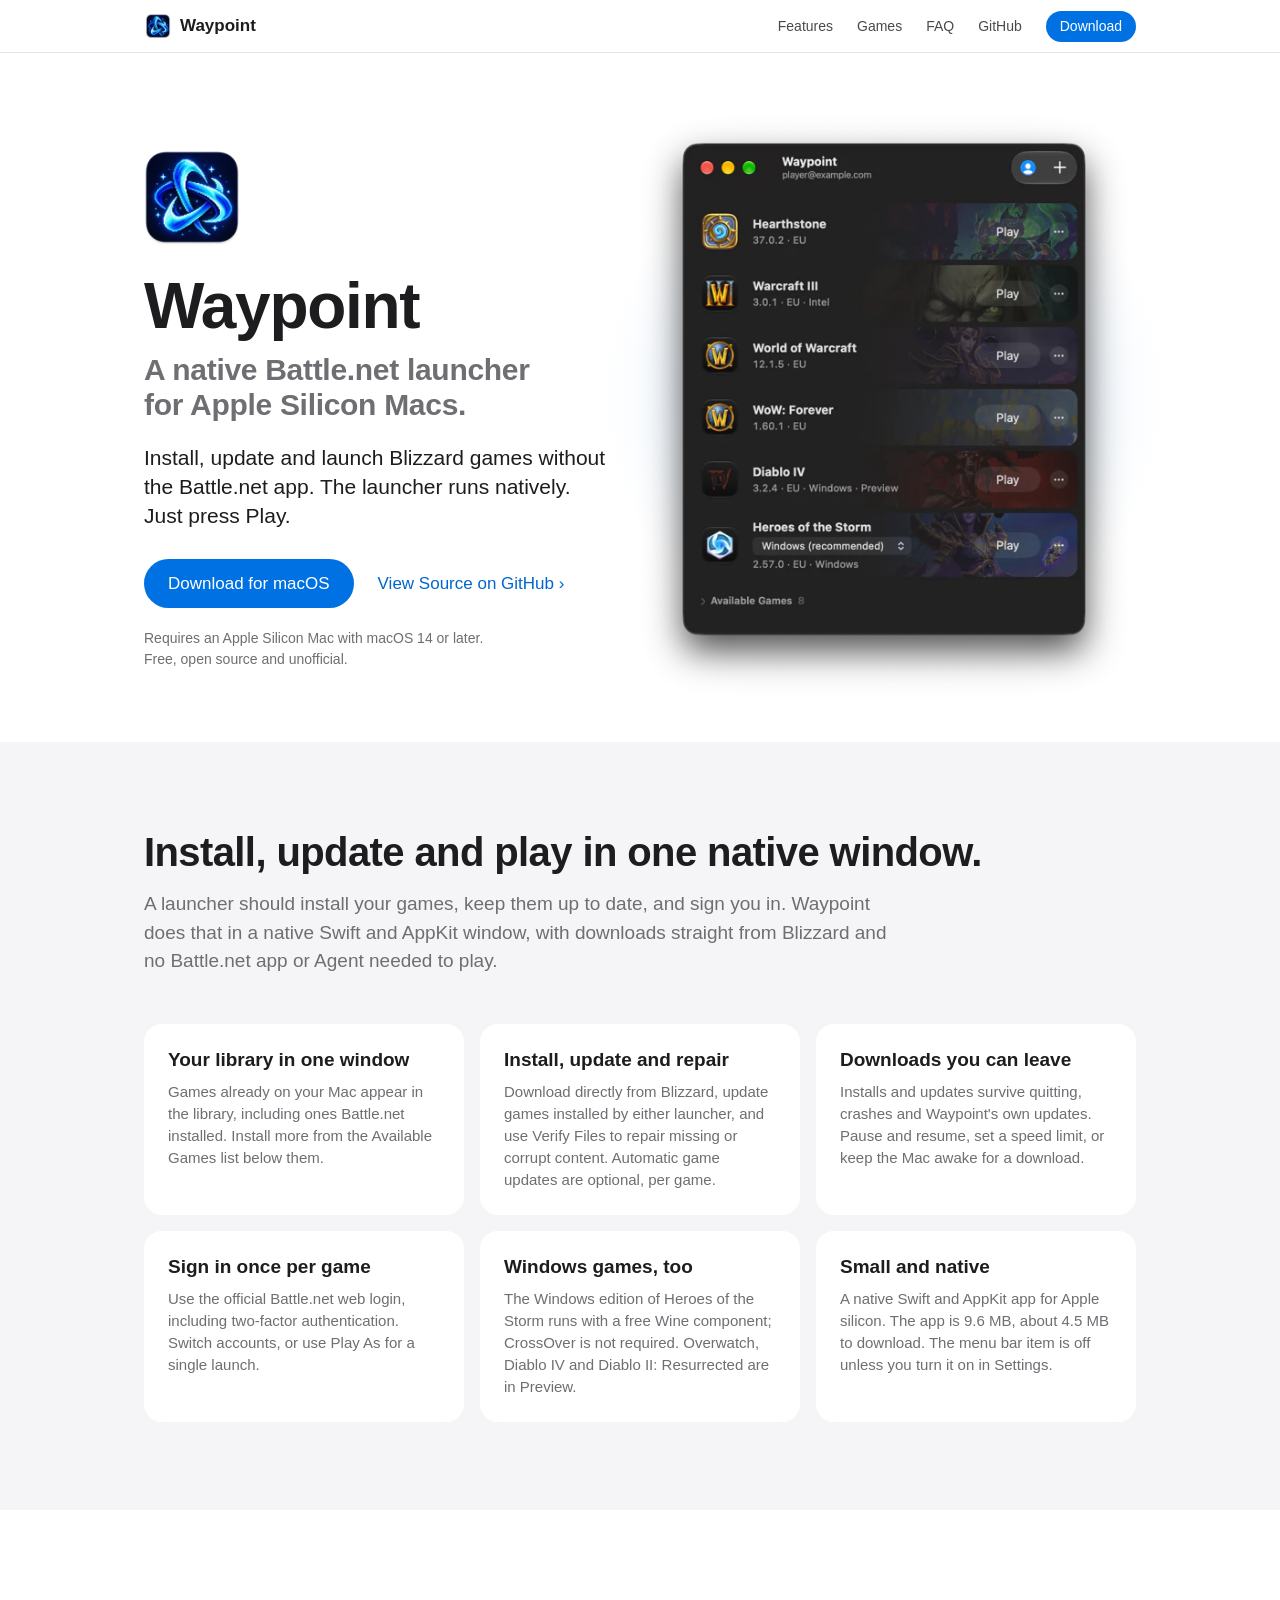
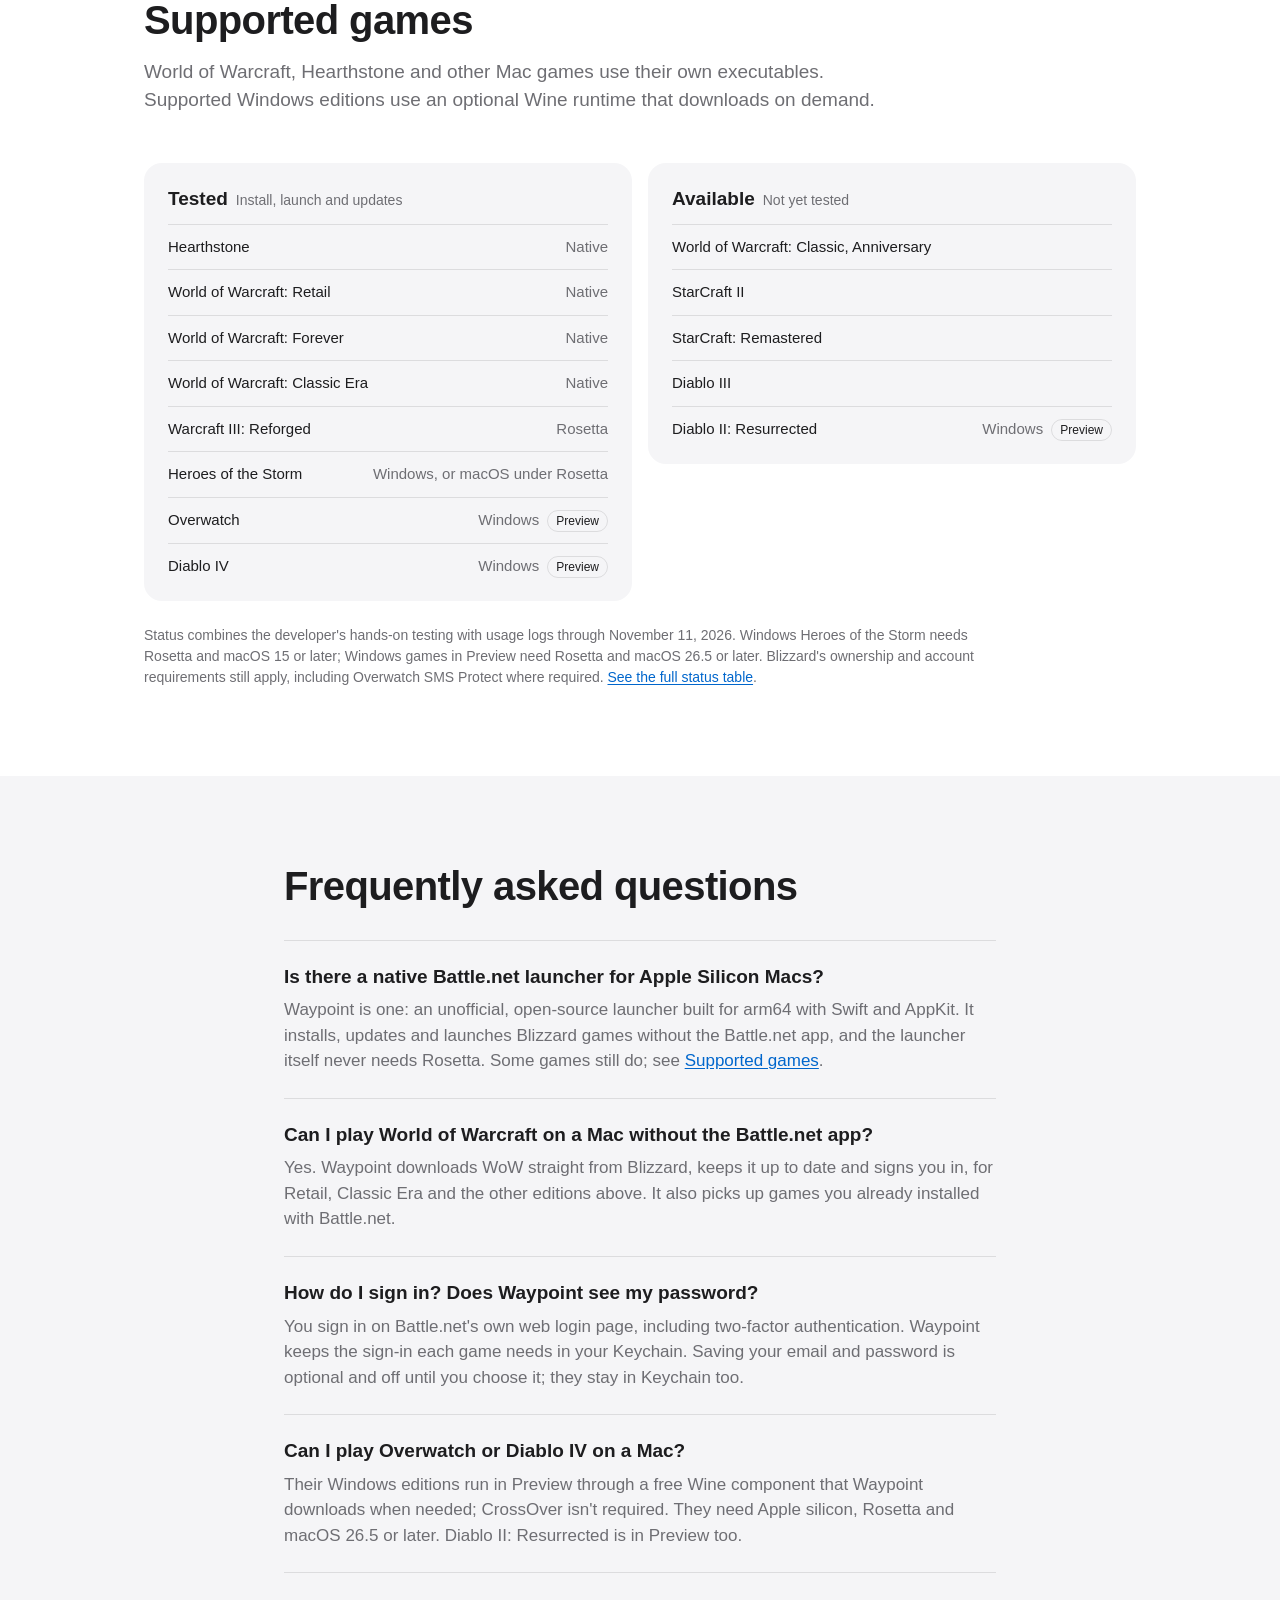
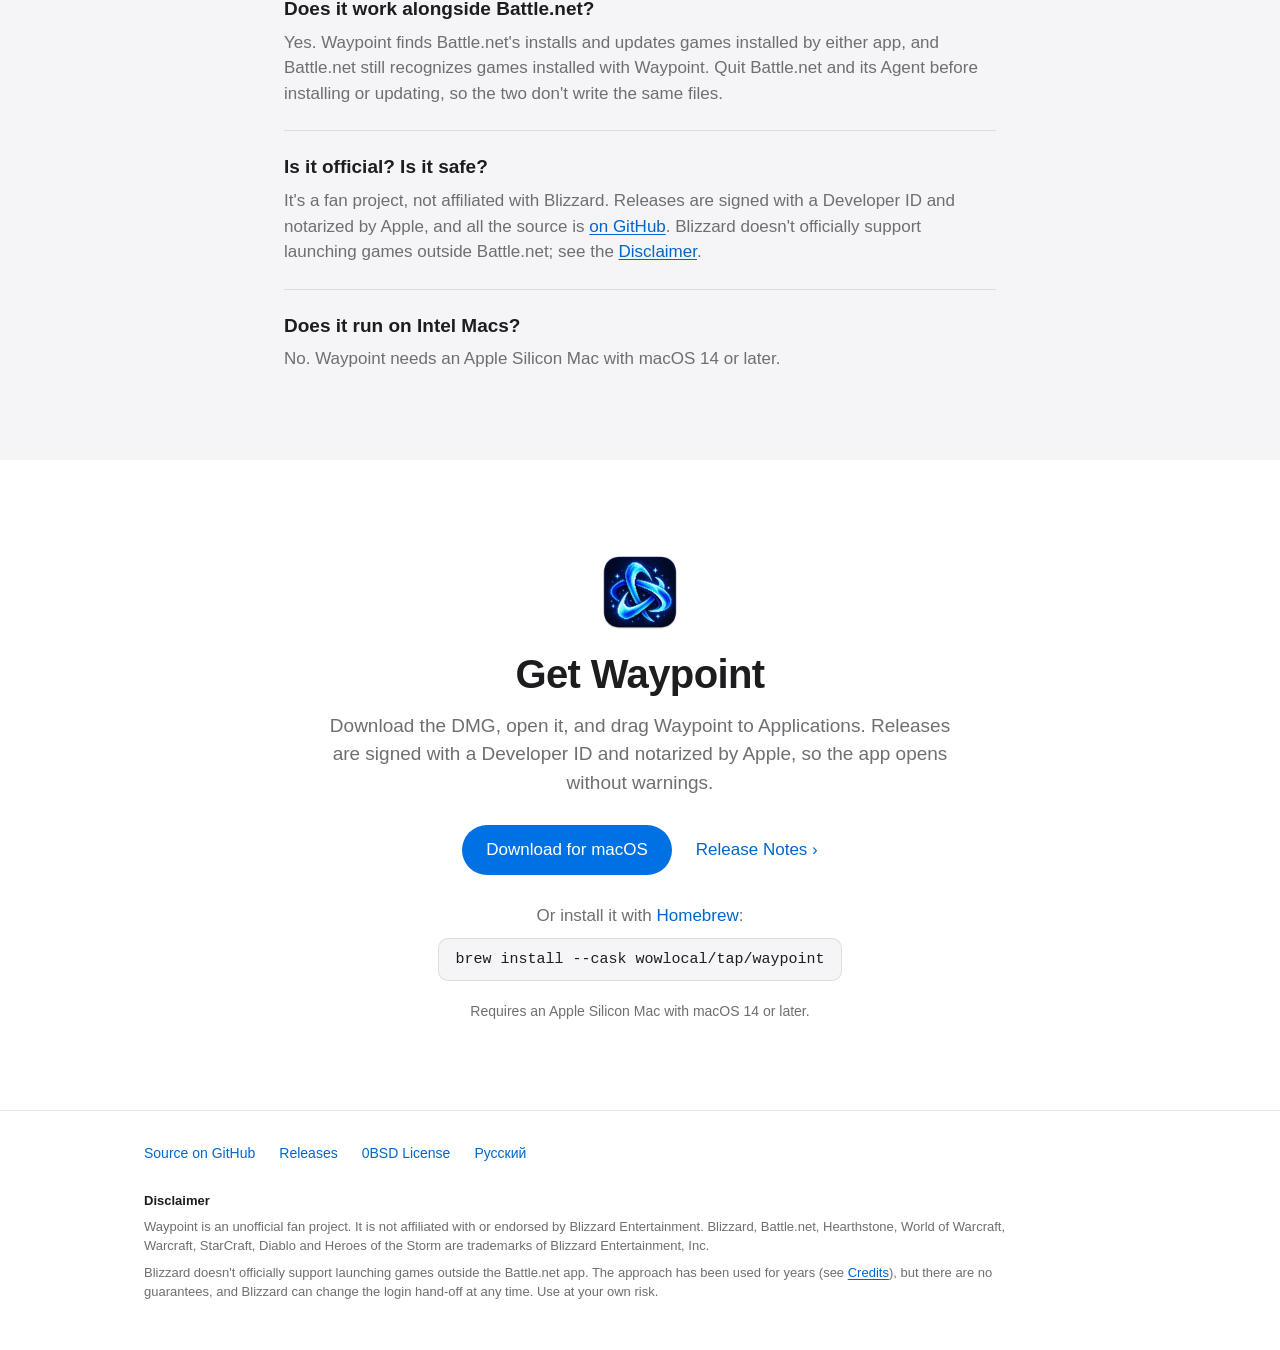
<file: site/index.html>
<!doctype html>
<html lang="en">
<head>
<meta charset="utf-8">
<meta name="viewport" content="width=device-width, initial-scale=1">
<meta name="google-site-verification" content="Ie5BNMDAED6NF6Rlnqcfi1gz5h43GrRwNFic36ufSX8">
<title>Waypoint: Native Battle.net Launcher for Apple Silicon Macs</title>
<meta name="description" content="Unofficial, open-source native Battle.net launcher for Mac. Install, update and play World of Warcraft and more on Apple Silicon without the Battle.net app.">
<link rel="canonical" href="https://wowlocal.github.io/waypoint-launcher/">
<meta name="color-scheme" content="light dark">
<meta name="theme-color" content="#ffffff" media="(prefers-color-scheme: light)">
<meta name="theme-color" content="#000000" media="(prefers-color-scheme: dark)">
<link rel="icon" type="image/png" sizes="64x64" href="favicon.png">
<link rel="apple-touch-icon" href="apple-touch-icon.png">
<link rel="stylesheet" href="style.css">

<meta property="og:type" content="website">
<meta property="og:site_name" content="Waypoint">
<meta property="og:locale" content="en_US">
<meta property="og:url" content="https://wowlocal.github.io/waypoint-launcher/">
<meta property="og:title" content="Waypoint: Native Battle.net Launcher for Apple Silicon Macs">
<meta property="og:description" content="Install, update and play World of Warcraft and other Blizzard games on your Mac without the Battle.net app. Unofficial and open source.">
<meta property="og:image" content="https://wowlocal.github.io/waypoint-launcher/og.jpg">
<meta property="og:image:type" content="image/jpeg">
<meta property="og:image:width" content="1200">
<meta property="og:image:height" content="630">
<meta property="og:image:alt" content="Waypoint, a native Battle.net launcher for Apple Silicon Macs, next to its library window with six installed games">
<meta name="twitter:card" content="summary_large_image">
<meta name="twitter:title" content="Waypoint: Native Battle.net Launcher for Apple Silicon Macs">
<meta name="twitter:description" content="Install, update and play World of Warcraft and other Blizzard games on your Mac without the Battle.net app. Unofficial and open source.">
<meta name="twitter:image" content="https://wowlocal.github.io/waypoint-launcher/og.jpg">
<meta name="twitter:image:alt" content="Waypoint, a native Battle.net launcher for Apple Silicon Macs, next to its library window with six installed games">

<script type="application/ld+json">
{
  "@context": "https://schema.org",
  "@type": "SoftwareApplication",
  "name": "Waypoint",
  "description": "Unofficial, open-source native Battle.net launcher for Apple Silicon Macs. Installs, updates and launches World of Warcraft and other Blizzard games without the Battle.net app.",
  "url": "https://wowlocal.github.io/waypoint-launcher/",
  "applicationCategory": "UtilitiesApplication",
  "operatingSystem": "macOS 14 or later",
  "processorRequirements": "Apple Silicon (arm64)",
  "downloadUrl": "https://github.com/wowlocal/waypoint-launcher/releases/latest",
  "releaseNotes": "https://github.com/wowlocal/waypoint-launcher/releases",
  "image": "https://wowlocal.github.io/waypoint-launcher/og.jpg",
  "screenshot": "https://wowlocal.github.io/waypoint-launcher/img/screenshot-1104.webp",
  "license": "https://github.com/wowlocal/waypoint-launcher/blob/main/LICENSE",
  "sameAs": "https://github.com/wowlocal/waypoint-launcher",
  "isAccessibleForFree": true,
  "offers": {
    "@type": "Offer",
    "price": "0",
    "priceCurrency": "USD"
  }
}
</script>
<script type="application/ld+json">
{
  "@context": "https://schema.org",
  "@type": "FAQPage",
  "mainEntity": [
    {
      "@type": "Question",
      "name": "Is there a native Battle.net launcher for Apple Silicon Macs?",
      "acceptedAnswer": {
        "@type": "Answer",
        "text": "Waypoint is one: an unofficial, open-source launcher built for arm64 with Swift and AppKit. It installs, updates and launches Blizzard games without the Battle.net app, and the launcher itself never needs Rosetta. Some games still do; see Supported games."
      }
    },
    {
      "@type": "Question",
      "name": "Can I play World of Warcraft on a Mac without the Battle.net app?",
      "acceptedAnswer": {
        "@type": "Answer",
        "text": "Yes. Waypoint downloads WoW straight from Blizzard, keeps it up to date and signs you in, for Retail, Classic Era and the other editions above. It also picks up games you already installed with Battle.net."
      }
    },
    {
      "@type": "Question",
      "name": "How do I sign in? Does Waypoint see my password?",
      "acceptedAnswer": {
        "@type": "Answer",
        "text": "You sign in on Battle.net's own web login page, including two-factor authentication. Waypoint keeps the sign-in each game needs in your Keychain. Saving your email and password is optional and off until you choose it; they stay in Keychain too."
      }
    },
    {
      "@type": "Question",
      "name": "Can I play Overwatch or Diablo IV on a Mac?",
      "acceptedAnswer": {
        "@type": "Answer",
        "text": "Their Windows editions run in Preview through a free Wine component that Waypoint downloads when needed; CrossOver isn't required. They need Apple silicon, Rosetta and macOS 26.5 or later. Diablo II: Resurrected is in Preview too."
      }
    },
    {
      "@type": "Question",
      "name": "Does it work alongside Battle.net?",
      "acceptedAnswer": {
        "@type": "Answer",
        "text": "Yes. Waypoint finds Battle.net's installs and updates games installed by either app, and Battle.net still recognizes games installed with Waypoint. Quit Battle.net and its Agent before installing or updating, so the two don't write the same files."
      }
    },
    {
      "@type": "Question",
      "name": "Is it official? Is it safe?",
      "acceptedAnswer": {
        "@type": "Answer",
        "text": "It's a fan project, not affiliated with Blizzard. Releases are signed with a Developer ID and notarized by Apple, and all the source is on GitHub. Blizzard doesn't officially support launching games outside Battle.net; see the Disclaimer."
      }
    },
    {
      "@type": "Question",
      "name": "Does it run on Intel Macs?",
      "acceptedAnswer": {
        "@type": "Answer",
        "text": "No. Waypoint needs an Apple Silicon Mac with macOS 14 or later."
      }
    }
  ]
}
</script>
</head>
<body>
<a class="skip" href="#main">Skip to Content</a>

<header class="bar">
  <div class="wrap bar-inner">
    <a class="brand" href="#top" aria-label="Waypoint, back to top">
      <img src="img/icon-128.webp" width="28" height="28" alt="">
      <span>Waypoint</span>
    </a>
    <nav aria-label="Sections">
      <a href="#features">Features</a>
      <a href="#games">Games</a>
      <a href="#faq">FAQ</a>
      <a href="https://github.com/wowlocal/waypoint-launcher">GitHub</a>
    </nav>
    <a class="button small" href="https://github.com/wowlocal/waypoint-launcher/releases/latest">Download</a>
  </div>
</header>

<main id="main">

<section class="hero" id="top">
  <div class="wrap hero-grid">
    <div class="hero-text">
      <img class="hero-icon" src="img/icon-128.webp" srcset="img/icon-128.webp 1x, img/icon-256.webp 2x" width="112" height="112" alt="Waypoint app icon">
      <h1>
        <span class="h1-name">Waypoint</span>
        <span class="h1-tag">A native Battle.net launcher for Apple Silicon Macs.</span>
      </h1>
      <p class="lead">Install, update and launch Blizzard games without the Battle.net app. The launcher runs natively. Just press Play.</p>
      <p class="cta">
        <a class="button" href="https://github.com/wowlocal/waypoint-launcher/releases/latest">Download for macOS</a>
        <a class="more" href="https://github.com/wowlocal/waypoint-launcher">View Source on GitHub</a>
      </p>
      <p class="fine">Requires an Apple Silicon Mac with macOS 14 or later.<br>Free, open source and unofficial.</p>
    </div>
    <div class="hero-shot">
      <img src="img/screenshot-1104.webp"
           srcset="img/screenshot-552.webp 552w, img/screenshot-1104.webp 1104w"
           sizes="(max-width: 600px) 100vw, 552px"
           width="552" height="650" fetchpriority="high"
           alt="Waypoint library with colorful game icons, artwork and six installed games">
    </div>
  </div>
</section>

<section class="band" id="features" aria-labelledby="features-title">
  <div class="wrap">
    <h2 id="features-title">Install, update and play in one native window.</h2>
    <p class="intro">A launcher should install your games, keep them up to date, and sign you in. Waypoint does that in a native Swift and AppKit window, with downloads straight from Blizzard and no Battle.net app or Agent needed to play.</p>
    <ul class="cards">
      <li>
        <h3>Your library in one window</h3>
        <p>Games already on your Mac appear in the library, including ones Battle.net installed. Install more from the Available Games list below them.</p>
      </li>
      <li>
        <h3>Install, update and repair</h3>
        <p>Download directly from Blizzard, update games installed by either launcher, and use Verify Files to repair missing or corrupt content. Automatic game updates are optional, per game.</p>
      </li>
      <li>
        <h3>Downloads you can leave</h3>
        <p>Installs and updates survive quitting, crashes and Waypoint's own updates. Pause and resume, set a speed limit, or keep the Mac awake for a download.</p>
      </li>
      <li>
        <h3>Sign in once per game</h3>
        <p>Use the official Battle.net web login, including two-factor authentication. Switch accounts, or use Play As for a single launch.</p>
      </li>
      <li>
        <h3>Windows games, too</h3>
        <p>The Windows edition of Heroes of the Storm runs with a free Wine component; CrossOver is not required. Overwatch, Diablo IV and Diablo II: Resurrected are in Preview.</p>
      </li>
      <li>
        <h3>Small and native</h3>
        <p>A native Swift and AppKit app for Apple silicon. The app is 9.6 MB, about 4.5 MB to download. The menu bar item is off unless you turn it on in Settings.</p>
      </li>
    </ul>
  </div>
</section>

<section id="games" aria-labelledby="games-title">
  <div class="wrap">
    <h2 id="games-title">Supported games</h2>
    <p class="intro">World of Warcraft, Hearthstone and other Mac games use their own executables. Supported Windows editions use an optional Wine runtime that downloads on demand.</p>
    <div class="games">
      <div class="panel">
        <div class="panel-head"><h3>Tested</h3><p class="sub">Install, launch and updates</p></div>
        <ul class="rows">
          <li><span>Hearthstone</span><span class="how">Native</span></li>
          <li><span>World of Warcraft: Retail</span><span class="how">Native</span></li>
          <li><span>World of Warcraft: Forever</span><span class="how">Native</span></li>
          <li><span>World of Warcraft: Classic Era</span><span class="how">Native</span></li>
          <li><span>Warcraft III: Reforged</span><span class="how">Rosetta</span></li>
          <li><span>Heroes of the Storm</span><span class="how long">Windows, or macOS under Rosetta</span></li>
          <li><span>Overwatch</span><span class="how">Windows <b class="tag">Preview</b></span></li>
          <li><span>Diablo IV</span><span class="how">Windows <b class="tag">Preview</b></span></li>
        </ul>
      </div>
      <div class="panel">
        <div class="panel-head"><h3>Available</h3><p class="sub">Not yet tested</p></div>
        <ul class="rows">
          <li><span>World of Warcraft: Classic, Anniversary</span></li>
          <li><span>StarCraft II</span></li>
          <li><span>StarCraft: Remastered</span></li>
          <li><span>Diablo III</span></li>
          <li><span>Diablo II: Resurrected</span><span class="how">Windows <b class="tag">Preview</b></span></li>
        </ul>
      </div>
    </div>
    <p class="note">Status combines the developer's hands-on testing with usage logs through November 11, 2026. Windows Heroes of the Storm needs Rosetta and macOS 15 or later; Windows games in Preview need Rosetta and macOS 26.5 or later. Blizzard's ownership and account requirements still apply, including Overwatch SMS Protect where required. <a href="https://github.com/wowlocal/waypoint-launcher#supported-games">See the full status table</a>.</p>
  </div>
</section>

<section class="band" id="faq" aria-labelledby="faq-title">
  <div class="wrap narrow">
    <h2 id="faq-title">Frequently asked questions</h2>
    <div class="faq">
      <div class="qa">
        <h3>Is there a native Battle.net launcher for Apple Silicon Macs?</h3>
        <p>Waypoint is one: an unofficial, open-source launcher built for arm64 with Swift and AppKit. It installs, updates and launches Blizzard games without the Battle.net app, and the launcher itself never needs Rosetta. Some games still do; see <a href="#games">Supported games</a>.</p>
      </div>
      <div class="qa">
        <h3>Can I play World of Warcraft on a Mac without the Battle.net app?</h3>
        <p>Yes. Waypoint downloads WoW straight from Blizzard, keeps it up to date and signs you in, for Retail, Classic Era and the other editions above. It also picks up games you already installed with Battle.net.</p>
      </div>
      <div class="qa">
        <h3>How do I sign in? Does Waypoint see my password?</h3>
        <p>You sign in on Battle.net's own web login page, including two-factor authentication. Waypoint keeps the sign-in each game needs in your Keychain. Saving your email and password is optional and off until you choose it; they stay in Keychain too.</p>
      </div>
      <div class="qa">
        <h3>Can I play Overwatch or Diablo IV on a Mac?</h3>
        <p>Their Windows editions run in Preview through a free Wine component that Waypoint downloads when needed; CrossOver isn't required. They need Apple silicon, Rosetta and macOS 26.5 or later. Diablo II: Resurrected is in Preview too.</p>
      </div>
      <div class="qa">
        <h3>Does it work alongside Battle.net?</h3>
        <p>Yes. Waypoint finds Battle.net's installs and updates games installed by either app, and Battle.net still recognizes games installed with Waypoint. Quit Battle.net and its Agent before installing or updating, so the two don't write the same files.</p>
      </div>
      <div class="qa">
        <h3>Is it official? Is it safe?</h3>
        <p>It's a fan project, not affiliated with Blizzard. Releases are signed with a Developer ID and notarized by Apple, and all the source is <a href="https://github.com/wowlocal/waypoint-launcher">on GitHub</a>. Blizzard doesn't officially support launching games outside Battle.net; see the <a href="#disclaimer">Disclaimer</a>.</p>
      </div>
      <div class="qa">
        <h3>Does it run on Intel Macs?</h3>
        <p>No. Waypoint needs an Apple Silicon Mac with macOS 14 or later.</p>
      </div>
    </div>
  </div>
</section>

<section class="get" id="download" aria-labelledby="download-title">
  <div class="wrap narrow">
    <img src="img/icon-128.webp" srcset="img/icon-128.webp 1x, img/icon-256.webp 2x" width="88" height="88" alt="" loading="lazy">
    <h2 id="download-title">Get Waypoint</h2>
    <p class="intro">Download the DMG, open it, and drag Waypoint to Applications. Releases are signed with a Developer ID and notarized by Apple, so the app opens without warnings.</p>
    <p class="cta">
      <a class="button" href="https://github.com/wowlocal/waypoint-launcher/releases/latest">Download for macOS</a>
      <a class="more" href="https://github.com/wowlocal/waypoint-launcher/releases">Release Notes</a>
    </p>
    <p class="brew">Or install it with <a href="https://brew.sh">Homebrew</a>:</p>
    <pre class="command"><code>brew install --cask wowlocal/tap/waypoint</code></pre>
    <p class="fine">Requires an Apple Silicon Mac with macOS 14 or later.</p>
  </div>
</section>

</main>

<footer>
  <div class="wrap">
    <nav aria-label="Project links">
      <a href="https://github.com/wowlocal/waypoint-launcher">Source on GitHub</a>
      <a href="https://github.com/wowlocal/waypoint-launcher/releases">Releases</a>
      <a href="https://github.com/wowlocal/waypoint-launcher/blob/main/LICENSE">0BSD License</a>
      <a href="https://github.com/wowlocal/waypoint-launcher/blob/main/README.ru.md" lang="ru" hreflang="ru">Русский</a>
    </nav>
    <div id="disclaimer">
      <h2>Disclaimer</h2>
      <p>Waypoint is an unofficial fan project. It is not affiliated with or endorsed by Blizzard Entertainment. Blizzard, Battle.net, Hearthstone, World of Warcraft, Warcraft, StarCraft, Diablo and Heroes of the Storm are trademarks of Blizzard Entertainment, Inc.</p>
      <p>Blizzard doesn't officially support launching games outside the Battle.net app. The approach has been used for years (see <a href="https://github.com/wowlocal/waypoint-launcher#credits">Credits</a>), but there are no guarantees, and Blizzard can change the login hand-off at any time. Use at your own risk.</p>
    </div>
  </div>
</footer>
</body>
</html>
</file>
<file: site/style.css>
:root {
  color-scheme: light dark;
  --bg: #fff;
  --band: #f5f5f7;
  --panel: #fff;
  --text: #1d1d1f;
  --muted: #6e6e73;
  --link: #06c;
  --accent: #0071e3;
  --accent-hover: #0068d1;
  --line: rgba(0, 0, 0, .1);
  --bar: rgba(255, 255, 255, .8);
  --glow: rgba(0, 113, 227, .16);
}

@media (prefers-color-scheme: dark) {
  :root {
    --bg: #000;
    --band: #101012;
    --panel: #1c1c1e;
    --text: #f5f5f7;
    --muted: #a1a1a6;
    --link: #2997ff;
    --line: rgba(255, 255, 255, .14);
    --bar: rgba(0, 0, 0, .72);
    --glow: rgba(41, 151, 255, .22);
  }
}

*, *::before, *::after { box-sizing: border-box; }

html {
  -webkit-text-size-adjust: 100%;
  text-size-adjust: 100%;
  scroll-padding-top: 64px;
}

@media (prefers-reduced-motion: no-preference) {
  html { scroll-behavior: smooth; }
}

body {
  margin: 0;
  background: var(--bg);
  color: var(--text);
  font: 17px/1.5 -apple-system, BlinkMacSystemFont, "SF Pro Text", "Helvetica Neue", "Segoe UI", Roboto, Arial, sans-serif;
  -webkit-font-smoothing: antialiased;
}

img { max-width: 100%; height: auto; }

a { color: var(--link); text-decoration: none; }
a:hover { text-decoration: underline; }
a:focus-visible { outline: 2px solid var(--link); outline-offset: 3px; border-radius: 4px; }

h1, h2, h3, p, ul { margin: 0; }
ul { padding: 0; list-style: none; }

.wrap { max-width: 1040px; margin: 0 auto; padding: 0 24px; }
.narrow { max-width: 760px; }

.skip {
  position: absolute; left: 12px; top: -60px; z-index: 20;
  padding: 8px 14px; border-radius: 8px;
  background: var(--panel); border: 1px solid var(--line);
}
.skip:focus { top: 8px; }

/* Buttons */
.button {
  display: inline-block;
  padding: 12px 24px;
  border-radius: 980px;
  background: var(--accent);
  color: #fff;
  font-weight: 500;
  white-space: nowrap;
}
.button:hover { background: var(--accent-hover); text-decoration: none; }
.button:focus-visible { outline-color: var(--accent); border-radius: 980px; }
.button.small { padding: 5px 14px; font-size: 14px; }

.more::after { content: "\00a0\203a"; }

/* Top bar */
.bar {
  position: sticky; top: 0; z-index: 10;
  background: var(--bar);
  -webkit-backdrop-filter: saturate(180%) blur(20px);
  backdrop-filter: saturate(180%) blur(20px);
  border-bottom: 1px solid var(--line);
}
.bar-inner { display: flex; align-items: center; gap: 24px; height: 52px; }
.brand { display: flex; align-items: center; gap: 8px; color: var(--text); font-weight: 600; }
.brand:hover { text-decoration: none; }
.bar nav { display: flex; gap: 24px; margin-left: auto; font-size: 14px; }
.bar nav a { color: var(--text); opacity: .8; }
.bar nav a:hover { opacity: 1; text-decoration: none; }

/* Hero */
.hero { padding: 56px 0 40px; overflow: hidden; }
.hero-grid { display: grid; grid-template-columns: minmax(0, 1fr) minmax(0, 504px); align-items: center; gap: 24px; }
.hero-icon { display: block; margin: 0 0 20px -8px; }
h1 { font-size: 1em; font-weight: inherit; }
.h1-name { display: block; font-size: 64px; line-height: 1.05; font-weight: 700; letter-spacing: -.02em; }
.h1-tag { display: block; margin-top: 12px; font-size: 30px; line-height: 1.17; font-weight: 600; letter-spacing: -.01em; color: var(--muted); text-wrap: balance; }
.lead { margin-top: 20px; font-size: 21px; line-height: 1.4; max-width: 26em; text-wrap: pretty; }
.cta { margin-top: 28px; display: flex; flex-wrap: wrap; align-items: center; gap: 12px 24px; }
.fine { margin-top: 20px; font-size: 14px; color: var(--muted); }
.hero-shot { position: relative; isolation: isolate; }
.hero-shot::before {
  content: ""; position: absolute; inset: 4% -6% 8%; z-index: -1;
  background: radial-gradient(closest-side, var(--glow), transparent);
}
.hero-shot img { display: block; margin: 0 auto; }

/* Sections */
section { padding: 88px 0; }
.band { background: var(--band); }
h2 { font-size: 40px; line-height: 1.1; font-weight: 700; letter-spacing: -.015em; text-wrap: balance; }
.intro { margin-top: 16px; max-width: 40em; font-size: 19px; color: var(--muted); text-wrap: pretty; }
h3 { font-size: 19px; line-height: 1.3; font-weight: 600; }

/* Features */
.cards { margin-top: 48px; display: grid; grid-template-columns: repeat(3, 1fr); gap: 16px; }
.cards li { background: var(--panel); border-radius: 18px; padding: 24px; }
.cards p { margin-top: 8px; font-size: 15px; line-height: 1.47; color: var(--muted); }

/* Games */
.games { margin-top: 48px; display: grid; grid-template-columns: 1fr 1fr; gap: 16px; align-items: start; }
.panel { background: var(--band); border-radius: 18px; padding: 24px 24px 12px; }
.panel-head { display: flex; flex-wrap: wrap; align-items: baseline; gap: 0 8px; }
.sub { font-size: 14px; color: var(--muted); }
.rows { margin-top: 12px; font-size: 15px; }
.rows li { display: flex; justify-content: space-between; align-items: baseline; gap: 16px; padding: 11px 0; border-top: 1px solid var(--line); }
.how { color: var(--muted); text-align: right; white-space: nowrap; }
.how.long { white-space: normal; }
.tag {
  display: inline-block; margin-left: 4px; padding: 1px 8px;
  border: 1px solid var(--line); border-radius: 980px;
  font-size: 12px; font-weight: 500; color: var(--text);
}
.note { margin-top: 24px; font-size: 14px; color: var(--muted); max-width: 62em; }
/* Links inside muted text need more than color to stand out. */
.note a, .qa p a, footer p a { text-decoration: underline; text-underline-offset: 2px; }

/* FAQ */
.faq { margin-top: 32px; }
.qa { padding: 24px 0; border-top: 1px solid var(--line); }
.qa:last-child { padding-bottom: 0; }
.qa p { margin-top: 8px; color: var(--muted); }

/* Download */
.get { text-align: center; }
.get img { display: block; margin: 0 auto 16px; }
.get .intro { margin-left: auto; margin-right: auto; }
.get .cta { justify-content: center; }
.brew { margin-top: 28px; color: var(--muted); }
.command { display: inline-block; max-width: 100%; margin: 10px 0 0; padding: 10px 16px; white-space: pre-wrap; overflow-wrap: anywhere; text-align: left; background: var(--band); border: 1px solid var(--line); border-radius: 10px; font: 15px/1.4 ui-monospace, "SF Mono", Menlo, monospace; color: var(--text); user-select: all; -webkit-user-select: all; }
.command code { font: inherit; }

/* Footer */
footer { border-top: 1px solid var(--line); padding: 32px 0 48px; font-size: 13px; line-height: 1.45; color: var(--muted); }
footer nav { display: flex; flex-wrap: wrap; gap: 8px 24px; font-size: 14px; }
footer h2 { margin-top: 28px; font-size: 13px; line-height: 1.45; font-weight: 600; letter-spacing: 0; color: var(--text); }
footer p { margin-top: 8px; max-width: 70em; }

@media (max-width: 900px) {
  .hero { padding-top: 40px; }
  .hero-grid { grid-template-columns: 1fr; text-align: center; gap: 16px; }
  .hero-icon { margin: 0 auto 16px; }
  .lead { margin-left: auto; margin-right: auto; }
  .hero .cta { justify-content: center; }
  .cards { grid-template-columns: 1fr 1fr; }
}

@media (max-width: 640px) {
  .wrap { padding: 0 20px; }
  .bar nav { display: none; }
  .bar .button { margin-left: auto; }
  section { padding: 64px 0; }
  .hero { padding-bottom: 16px; }
  .h1-name { font-size: 48px; }
  .h1-tag { font-size: 24px; }
  .lead { font-size: 19px; }
  h2 { font-size: 30px; }
  .intro { font-size: 17px; }
  .cards, .games { grid-template-columns: 1fr; margin-top: 32px; }
  /* The screenshot has a transparent margin around the window; let it bleed. */
  .hero-shot { margin: 0 -20px; }
}
</file>
